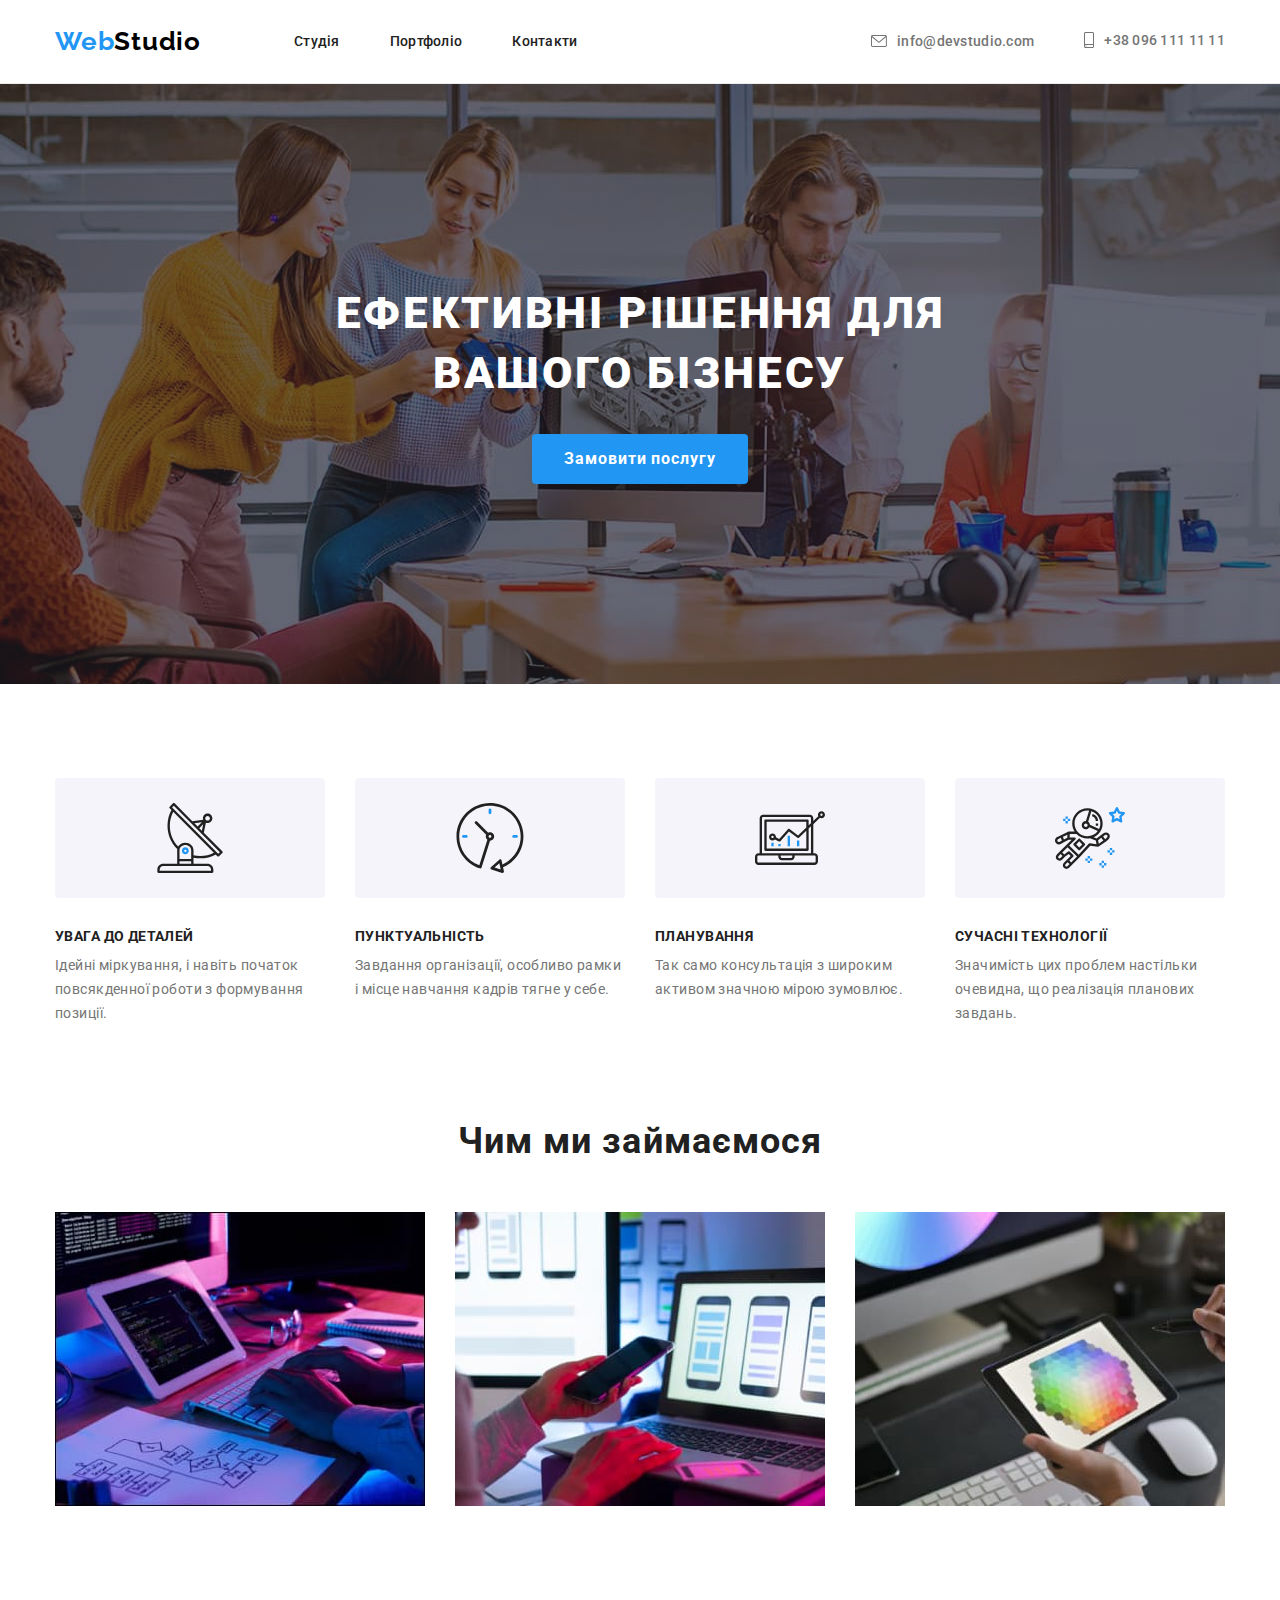
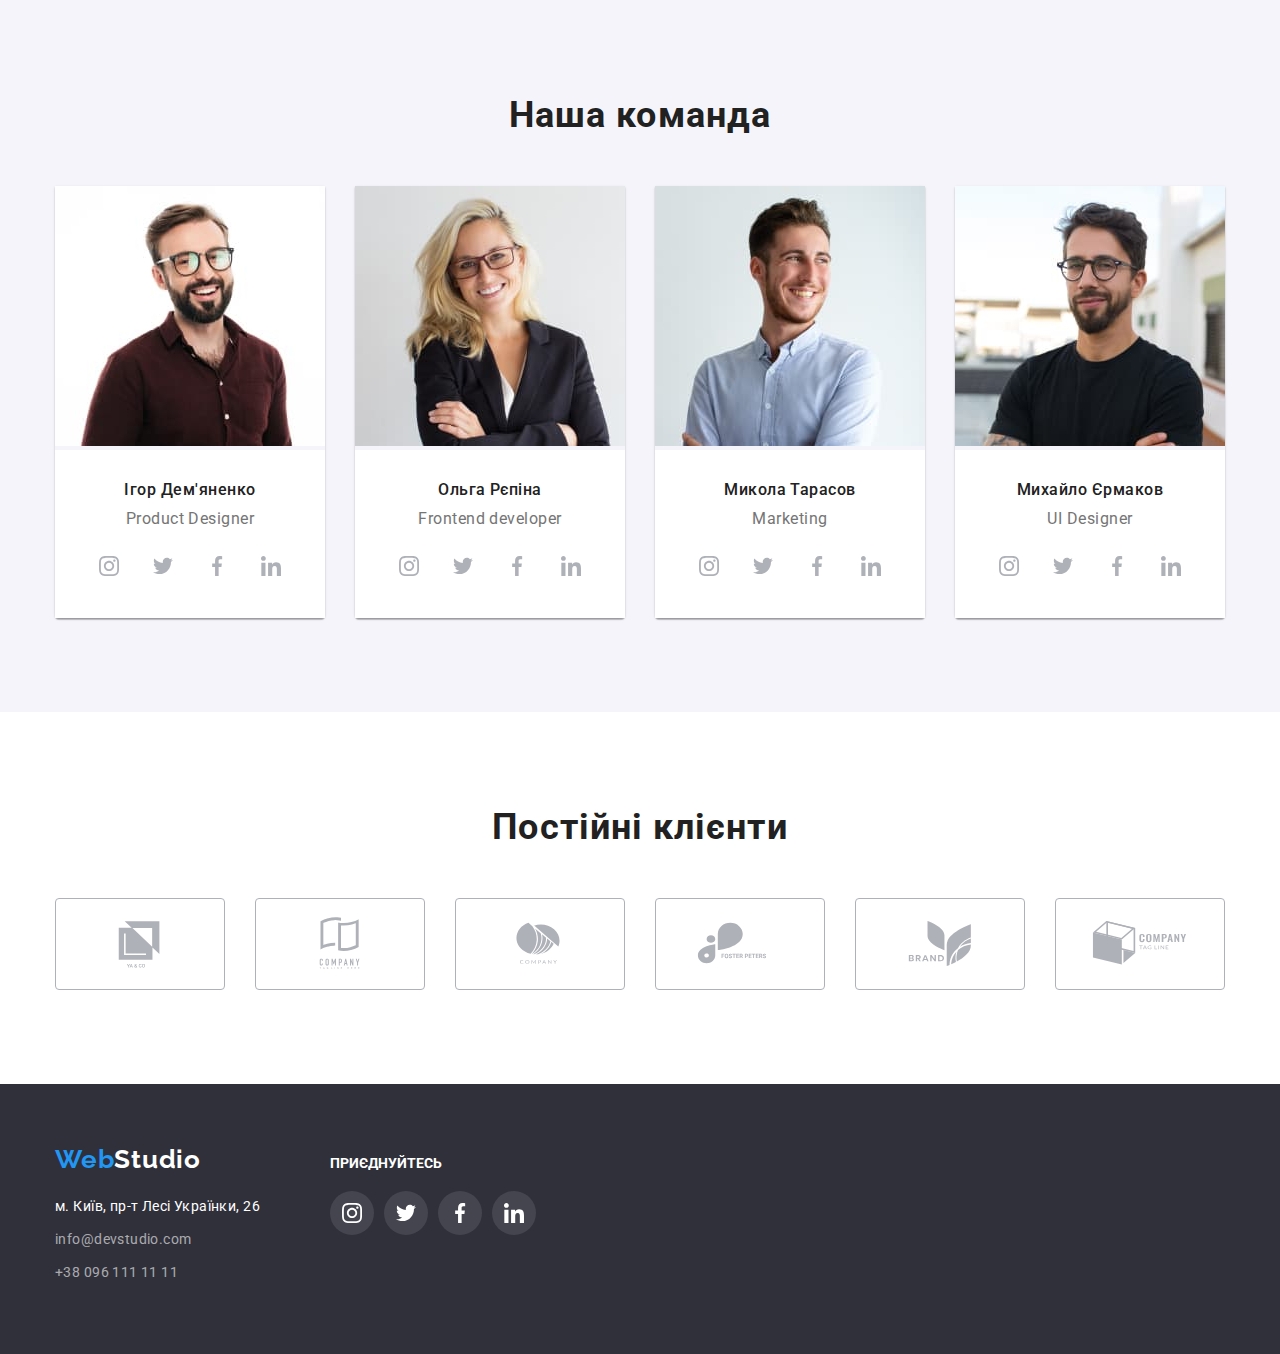
<file: index.html>
<!DOCTYPE html>
<html lang="uk">
<head>
    <meta charset="UTF-8">
    <meta http-equiv="X-UA-Compatible" content="IE=edge">
    <meta name="viewport" content="width=device-width, initial-scale=1.0">
    <title>Document</title>
    <link rel="preconnect" href="https://fonts.googleapis.com"> 
    <link rel="preconnect" href="https://fonts.gstatic.com" crossorigin> 
    <link href="https://fonts.googleapis.com/css2?family=Raleway:wght@700&family=Roboto:wght@400;500;700;900&display=swap" rel="stylesheet">
    <link rel="stylesheet" href="https://cdnjs.cloudflare.com/ajax/libs/modern-normalize/1.1.0/modern-normalize.min.css">
    <link rel="stylesheet" href="./css/styles.css"/>
</head>
<body>
    <header class="page-header">
        <div class="container div-nav">
        <a class="logo-link" href="./index.html">Web<span class="logo-header">Studio</span></a>
        <nav class="nav">
        <ul class="site-nav list">
            <li class="item"><a class="link-current" href="#">Студія</a></li>
            <li class="item"><a class="link-nav" href="./portfolio.html">Портфоліо</a></li>
            <li class="item"><a class="link-nav" href="#">Контакти</a></li>
        </ul>
        </nav>

        <ul class="auth-nav list">
            <li class="item">
                <a class="link" href="mail:info@devstudio.com">
                    <svg class="icon-mail" width="16" height="12">
                <use href="./images/mailandphone.svg#icon-envelope-2"></use>
                    </svg>
                    info@devstudio.com
                </a>
            </li>
            <li class="item">
                <a class="phone-number" href="tel:+380961111111">
                    <svg class="icon-phone" width="10" height="16">
                <use href="./images/mailandphone.svg#icon-smartphone-2"></use>
                    </svg>
                    +38 096 111 11 11
                </a>
        </ul>
        </div>
    </header>

    <main>
        <section class="hero">
            <div class="container">
            <h1 class="hero-title">Ефективні рішення для <br />вашого бізнесу</h1>
            <button class="btn-hero" type="button">Замовити послугу</button>
            </div>
        </section>

    <section class="section-feature">
        <div class="container">
        <h2 class="section-title visually-hidden">Наші переваги</h2>
        <ul class="feature-list">
            <li class="item">
                <a class="features-link">
                    <div class="features-div">
                    <svg class="features-icon" width="70" height="70">
                        <use href="./images/features-icons.svg#icon-antenna-2"></use>
                    </svg>
                    </div>
                </a>
                <h3 class="title">УВАГА ДО ДЕТАЛЕЙ</h3>
                <p class="text">
                    Ідейні міркування, і навіть початок повсякденної роботи з формування позиції.
                </p>
            </li>
            <li class="item">
                <a class="features-link">
                    <div class="features-div">
                    <svg class="features-icon" width="70" height="70">
                        <use href="./images/features-icons.svg#icon-clock-2"></use>
                    </svg>
                    </div>
                </a>
                <h3 class="title">ПУНКТУАЛЬНІСТЬ</h3>
                <p class="text">
                    Завдання організації, особливо рамки і місце навчання кадрів тягне у себе.
                </p>
            </li>
            <li class="item">
                <a class="features-link">
                    <div class="features-div">
                    <svg class="features-icon" width="70" height="70">
                        <use href="./images/features-icons.svg#icon-diagram-2"></use>
                    </svg>
                    </div>
                </a>
                <h3 class="title">ПЛАНУВАННЯ</h3>
                <p class="text">
                    Так само консультація з широким активом значною мірою зумовлює.
                </p>
            </li>
            <li class="item">
                <a class="features-link">
                    <div class="features-div">
                    <svg class="features-icon" width="70" height="70">
                        <use href="./images/features-icons.svg#icon-astronaut-2"></use>
                    </svg>
                    </div>
                </a>
                <h3 class="title">СУЧАСНІ ТЕХНОЛОГІЇ</h3>
                <p class="text">
                    Значимість цих проблем настільки очевидна, що реалізація планових завдань.
                </p>
            </li>
        </ul>
        </div>
    </section>

    <section class="section">
        <div class="container">
        <h3 class="section-title pic">Чим ми займаємося</h3>
        <ul class="section-pic">
            <li>
                <img class="img" src="./images/desktopdodatki.jpg" alt="десктопні додатки" width="370">
            </li>
            <li>
                <img class="img" src="./images/mobdodatki.jpg" alt="мобільні додатки" width="370">
            </li>
            <li>
                <img class="img" src="./images/design.jpg" alt="дизайнерські рішення" width="370">
            </li>
        </ul>
        </div>
    </section>

    <section class="section-team">
        <div class="container">
        <h3 class="section-title tm">Наша команда</h3>
        <ul class="team">
            <li class="border">
                <img class="pics" src="./images/productdesigner.jpg" alt="хлопець в окулярах" width="270">
                <div class="team-div">
                <h3 class="title-section">Ігор Дем'яненко</h3>
                <p class="description">Product Designer</p>
                <ul class="team-social-list">
                    <li class="team-social-item">
                        <a class="team-social-lin lin" href="#">
                        <svg class="team-social-icon" width="20" height="20">
                            <use href="./images/icons.svg#icon-instagram"></use>
                        </svg>
                    </a>
                    </li>
                    <li class="team-social-item">
                        <a class="team-social-lin lin" href="#">
                        <svg class="team-social-icon" width="20" height="20">
                            <use href="./images/icons.svg#icon-twitter"></use>
                        </svg>
                    </a>
                    </li>
                    <li class="team-social-item">
                        <a class="team-social-lin lin" href="#">
                        <svg class="team-social-icon" width="20" height="20">
                            <use href="./images/icons.svg#icon-facebook"></use>
                        </svg>
                    </a>
                    </li>
                    <li class="team-social-item">
                        <a class="team-social-lin lin" href="#">
                        <svg class="team-social-icon" width="20" height="20">
                            <use href="./images/icons.svg#icon-linkedin"></use>
                        </svg>
                    </a>
                    </li>
                </ul>
            </li>
            <li class="border">
                <img class="pics" src="./images/frontend.jpg" alt="дівчина в окулярах" width="270">
                <div class="team-div">
                <h3 class="title-section">Ольга Рєпіна</h3>
                <p class="description">Frontend developer</p>
                <ul class="team-social-list">
                    <li class="team-social-item">
                        <a class="team-social-lin lin" href="#">
                        <svg class="team-social-icon" width="20" height="20">
                            <use href="./images/icons.svg#icon-instagram"></use>
                        </svg>
                    </a>
                    </li>
                    <li class="team-social-item">
                        <a class="team-social-lin lin" href="#">
                        <svg class="team-social-icon" width="20" height="20">
                            <use href="./images/icons.svg#icon-twitter"></use>
                        </svg>
                    </a>
                    </li>
                    <li class="team-social-item">
                        <a class="team-social-lin lin" href="#">
                        <svg class="team-social-icon" width="20" height="20">
                            <use href="./images/icons.svg#icon-facebook"></use>
                        </svg>
                    </a>
                    </li>
                    <li class="team-social-item">
                        <a class="team-social-lin lin" href="#">
                        <svg class="team-social-icon" width="20" height="20">
                            <use href="./images/icons.svg#icon-linkedin"></use>
                        </svg>
                    </a>
                    </li>
                </ul>
                </div>
            </li>
            <li class="border">
                <img class="pics" src="./images/marketing.jpg" alt="хлопець в сорочці" width="270">
                <div class="team-div">
                <h3 class="title-section">Микола Тарасов</h3>
                <p class="description">Marketing</p>
                <ul class="team-social-list">
                    <li class="team-social-item">
                        <a class="team-social-lin lin" href="#">
                        <svg class="team-social-icon" width="20" height="20">
                            <use href="./images/icons.svg#icon-instagram"></use>
                        </svg>
                    </a>
                    </li>
                    <li class="team-social-item">
                        <a class="team-social-lin lin" href="#">
                        <svg class="team-social-icon" width="20" height="20">
                            <use href="./images/icons.svg#icon-twitter"></use>
                        </svg>
                    </a>
                    </li>
                    <li class="team-social-item">
                        <a class="team-social-lin lin" href="#">
                        <svg class="team-social-icon" width="20" height="20">
                            <use href="./images/icons.svg#icon-facebook"></use>
                        </svg>
                    </a>
                    </li>
                    <li class="team-social-item">
                        <a class="team-social-lin lin" href="#">
                        <svg class="team-social-icon" width="20" height="20">
                            <use href="./images/icons.svg#icon-linkedin"></use>
                        </svg>
                    </a>
                    </li>
                </ul>
                </div>
            </li>
            <li class="border">
                <img class="pics" src="./images/uidesigner.jpg" alt="хлопець в чорній футболці" width="270">
                <div class="team-div">
                <h3 class="title-section">Михайло Єрмаков</h3>
                <p class="description">UI Designer</p>
                <ul class="team-social-list">
                    <li class="team-social-item">
                        <a class="team-social-lin lin" href="#">
                        <svg class="team-social-icon" width="20" height="20">
                            <use href="./images/icons.svg#icon-instagram"></use>
                        </svg>
                    </a>
                    </li>
                    <li class="team-social-item">
                        <a class="team-social-lin lin" href="#">
                        <svg class="team-social-icon" width="20" height="20">
                            <use href="./images/icons.svg#icon-twitter"></use>
                        </svg>
                    </a>
                    </li>
                    <li class="team-social-item">
                        <a class="team-social-lin lin" href="#">
                        <svg class="team-social-icon" width="20" height="20">
                            <use href="./images/icons.svg#icon-facebook"></use>
                        </svg>
                    </a>
                    </li>
                    <li class="team-social-item">
                        <a class="team-social-lin lin" href="#">
                        <svg class="team-social-icon" width="20" height="20">
                            <use href="./images/icons.svg#icon-linkedin"></use>
                        </svg>
                    </a>
                    </li>
                </ul>
                </div>
            </li>
        </ul>
        </div>
    </section>

    <section class="section">
        <div class="container">
            <h3 class="section-title">Постійні клієнти</h3>
            <ul class="company-logo-list">
                <li class="company-logo-item">
                    <a class="company-link" href="#">
                        <svg class="company-logo" width="106" height="60">
                            <use href="./images/logo-icons.svg#icon-Logo1"></use>
                        </svg>
                    </a>
                </li>
                <li class="company-logo-item">
                    <a class="company-link" href="#">
                        <svg class="company-logo" width="106" height="60">
                            <use href="./images/logo-icons.svg#icon-Logo2"></use>
                        </svg>
                    </a>
                </li>
                <li class="company-logo-item">
                    <a class="company-link" href="#">
                        <svg class="company-logo" width="106" height="60">
                            <use href="./images/logo-icons.svg#icon-Logo3"></use>
                        </svg>
                    </a>
                </li>
                <li class="company-logo-item">
                    <a class="company-link" href="#">
                        <svg class="company-logo" width="106" height="60">
                            <use href="./images/logo-icons.svg#icon-Logo4"></use>
                        </svg>
                    </a>
                </li>
                <li class="company-logo-item">
                    <a class="company-link" href="#">
                        <svg class="company-logo" width="106" height="60">
                            <use href="./images/logo-icons.svg#icon-Logo5"></use>
                        </svg>
                    </a>
                </li>
                <li class="company-logo-item">
                    <a class="company-link" href="#">
                        <svg class="company-logo" width="106" height="60">
                            <use href="./images/logo-icons.svg#icon-Logo6"></use>
                        </svg>
                    </a>
                </li>
            </ul>
        </div>
    </section>
    </main>

    <footer class="footer">
        <div class="container-footer">
            <div>
        <a class="logo-link ftr" href="./index.html">Web<span class="logo-header">Studio</span></a>
            <address>
                <ul class="footer-info">
                    <li class="li-footer">
                        <a class="address" href="https://goo.gl/maps/BGWKS7fLDJxbkm2K9" target="_blank" rel="no opew">м. Київ, пр-т Лесі Українки, 26</a>
                    </li>
                    <li class="li-footer">
                        <a class="mail" href="mail:info@devstudio.com">info@devstudio.com</a>
                    </li>
                    <li class="li-footer">
                        <a class="phone" href="tel:+380961111111">+38 096 111 11 11</a>
                    </li>
                </ul>
            </address>
            </div>
        <div class="soc-footer">
            <span class="soc-title">Приєднуйтесь</span>
            <ul class="soc-footer-list">
                <li class="soc-footer-item">
                    <a class="soc-footer-link" href="#">
                        <svg class="footer-icon" width="20" height="20">
                            <use href="./images/icons.svg#icon-instagram"></use>
                        </svg>
                    </a>
                </li>
                <li class="soc-footer-item">
                    <a class="soc-footer-link" href="#">
                        <svg class="footer-icon" width="20" height="20">
                            <use href="./images/icons.svg#icon-twitter"></use>
                        </svg>
                    </a>
                </li>
                <li class="soc-footer-item">
                    <a class="soc-footer-link" href="#">
                        <svg class="footer-icon" width="20" height="20">
                            <use href="./images/icons.svg#icon-facebook"></use>
                        </svg>
                    </a>
                </li>
                <li class="soc-footer-item">
                    <a class="soc-footer-link" href="#">
                        <svg class="footer-icon" width="20" height="20">
                            <use href="./images/icons.svg#icon-linkedin"></use>
                        </svg>
                    </a>
                </li>
            </ul>
        </div>
    </footer>
</body>
</html>
</file>
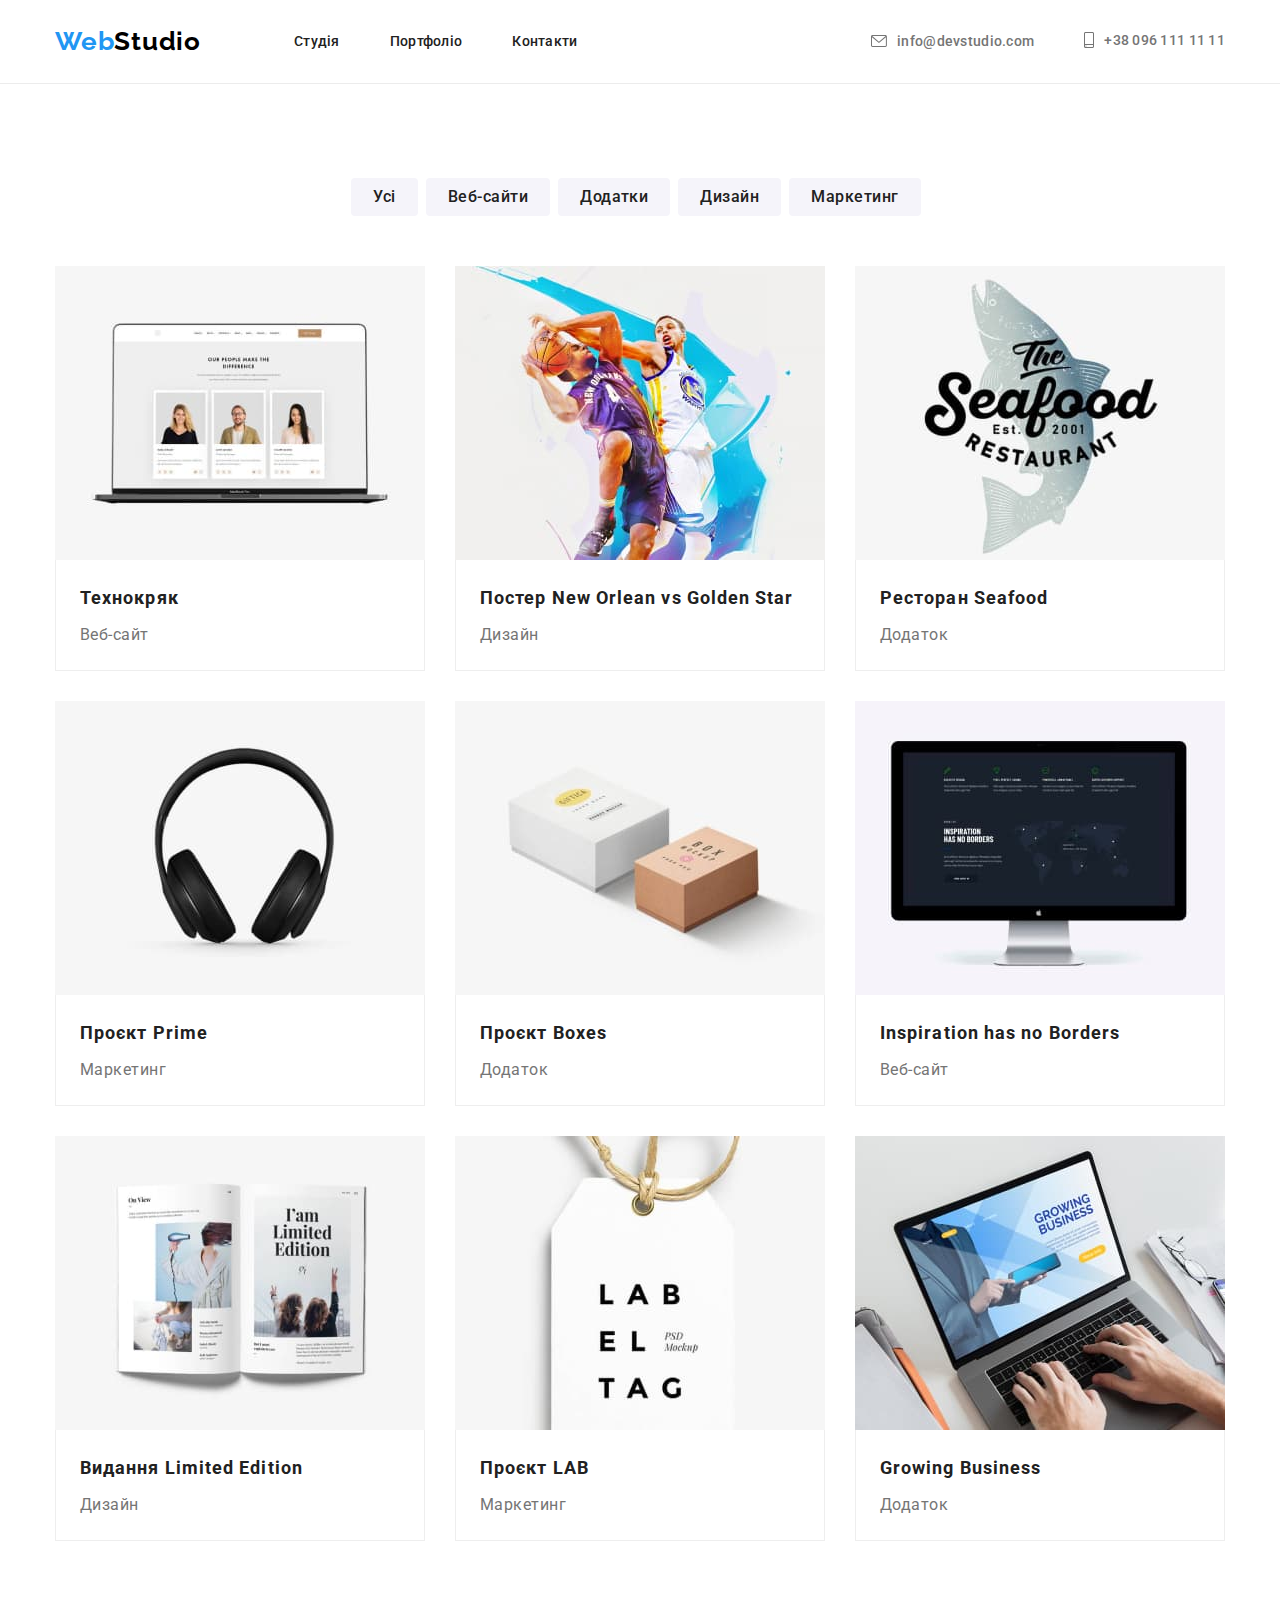
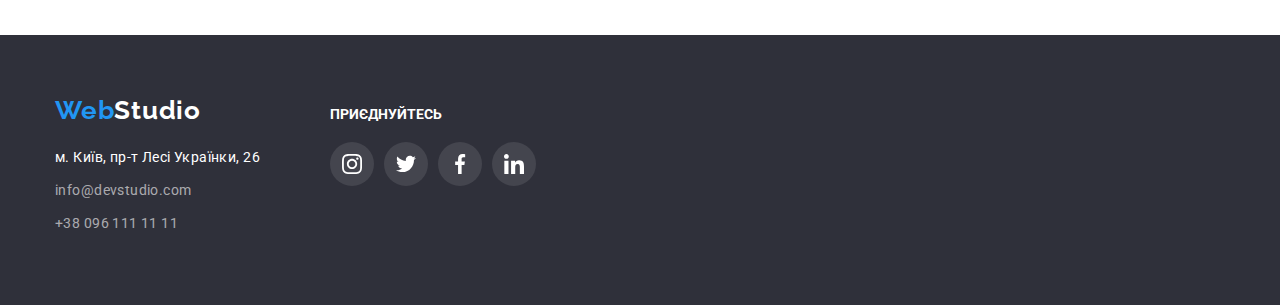
<file: portfolio.html>
<!DOCTYPE html>
<html lang="uk">
<head>
    <meta charset="UTF-8">
    <meta http-equiv="X-UA-Compatible" content="IE=edge">
    <meta name="viewport" content="width=device-width, initial-scale=1.0">
    <title>Document</title>
    <link rel="preconnect" href="https://fonts.googleapis.com"> 
    <link rel="preconnect" href="https://fonts.gstatic.com" crossorigin> 
    <link href="https://fonts.googleapis.com/css2?family=Raleway:wght@700&family=Roboto:wght@400;500;700;900&display=swap" rel="stylesheet">
    <link rel="stylesheet" href="https://cdnjs.cloudflare.com/ajax/libs/modern-normalize/1.1.0/modern-normalize.min.css">
    <link rel="stylesheet" href="./css/styles.css" />
</head>
<body>
    <header class="page-header">
        <div class="container div-nav">
        <a class="logo-link" href="./index.html">Web<span class="logo-header">Studio</span></a>
        <nav class="nav">
        <ul class="site-nav list">
            <li class="item"><a class="link-nav" href="./index.html">Студія</a></li>
            <li class="item"><a class="link-current" href="./portfolio.html">Портфоліо</a></li>
            <li class="item"><a class="link-nav" href="#">Контакти</a></li>
        </ul>
        </nav>

        <ul class="auth-nav list">
            <li class="item">
                <a class="link" href="mail:info@devstudio.com">
                    <svg class="icon-mail" width="16" height="12">
                <use href="./images/mailandphone.svg#icon-envelope-2"></use>
                    </svg>
                    info@devstudio.com
                </a>
            </li>
            <li class="item">
                <a class="phone-number" href="tel:+380961111111">
                    <svg class="icon-phone" width="10" height="16">
                <use href="./images/mailandphone.svg#icon-smartphone-2"></use>
                    </svg>
                    +38 096 111 11 11
                </a>
        </ul>
        </div>
    </header>

    <main>
    <section class="section">
        <div class="container">
        <h1 class="visually-hidden">Портфоліо</h1>
        <ul class="btn-list">
            <li><button class="button-nav" type="button">Усі</button></li>
            <li><button class="button-nav" type="button">Веб-сайти</button></li>
            <li><button class="button-nav" type="button">Додатки</button></li>
            <li><button class="button-nav" type="button">Дизайн</button></li>
            <li><button class="button-nav" type="button">Маркетинг</button></li>
        </ul>
        
        <ul class="flex-container">
            <li class="flex-element">

                <a class="pic-link" href="#">
                    <img class="pic-img" src="./images/technologii.jpg" alt="зображення людей в макбуку" width="370">
                        <div class="footer-div">
                            <h2 class="sub-title">Технокряк</h2>
                                <p class="content">Веб-сайт</p>
                        </div>
                </a>
            </li>
            <li class="flex-element">
                <a class="pic-link" href="#">
                    <img class="pic-img" src="./images/posterneworlean.jpg" alt="постер новий орлеан" width="370">
                        <div class="footer-div">
                            <h2 class="sub-title">Постер New Orlean vs Golden Star</h2>
                                <p class="content">Дизайн</p>
                        </div>
                </a>
            </li>
            <li class="flex-element">
                <a class="pic-link" href="#">
                    <img class="pic-img" src="./images/seafood.jpg" alt="ресторан сі фуд" width="370">
                        <div class="footer-div">
                            <h2 class="sub-title">Ресторан Seafood</h2>
                                <p class="content">Додаток</p>
                        </div>
                </a>
            </li>
            <li class="flex-element">
                <a class="pic-link" href="#">
                    <img class="pic-img" src="./images/projectprime.jpg" alt="проект прайм" width="370">
                        <div class="footer-div">
                            <h2 class="sub-title">Проєкт Prime</h2>
                                <p class="content">Маркетинг</p>
                        </div>
                </a>
            </li>
            <li class="flex-element">
                <a class="pic-link" href="#">
                    <img class="pic-img" src="./images/projectboxes.jpg" alt="проект боксес" width="370">
                        <div class="footer-div">
                            <h2 class="sub-title">Проєкт Boxes</h2>
                                <p class="content">Додаток</p>
                        </div>
                </a>
            </li>
            <li class="flex-element">
                <a class="pic-link" href="#">
                    <img class="pic-img" src="./images/inspiration.jpg" alt="інспірація без обмежень" width="370">
                        <div class="footer-div">
                            <h2 class="sub-title">Inspiration has no Borders</h2>
                                <p class="content">Веб-сайт</p>
                        </div>
                </a>
            </li>
            <li class="flex-element">
                <a class="pic-link" href="#">
                    <img class="pic-img" src="./images/limitededition.jpg" alt="лімітед едішн" width="370">
                        <div class="footer-div">
                            <h2 class="sub-title">Видання Limited Edition</h2>
                                <p class="content">Дизайн</p>
                        </div>
                </a>
            </li>
            <li class="flex-element">
                <a class="pic-link" href="#">
                    <img class="pic-img" src="./images/projectlab.jpg" alt="проект лаб" width="370">
                        <div class="footer-div">
                            <h2 class="sub-title">Проєкт LAB</h2>
                                <p class="content">Маркетинг</p>
                        </div>
                </a>
            </li>
            <li class="flex-element">
                <a class="pic-link" href="#">
                    <img class="pic-img" src="./images/growingbusiness.jpg" alt="зростаючий бізнес" width="370">
                        <div class="footer-div">
                            <h2 class="sub-title">Growing Business</h2>
                                <p class="content">Додаток</p>
                        </div>
                </a>
            </li>
        </ul>
        </div>
    </section>
    </main>
    <footer class="footer">
        <div class="container-footer">
            <div>
        <a class="logo-link ftr" href="./index.html">Web<span class="logo-header">Studio</span></a>
            <address>
                <ul class="footer-info">
                    <li class="li-footer">
                        <a class="address" href="https://goo.gl/maps/BGWKS7fLDJxbkm2K9" target="_blank" rel="no opew">м. Київ, пр-т Лесі Українки, 26</a>
                    </li>
                    <li class="li-footer">
                        <a class="mail" href="mail:info@devstudio.com">info@devstudio.com</a>
                    </li>
                    <li class="li-footer">
                        <a class="phone" href="tel:+380961111111">+38 096 111 11 11</a>
                    </li>
                </ul>
            </address>
            </div>
        <div class="soc-footer">
            <span class="soc-title">Приєднуйтесь</span>
            <ul class="soc-footer-list">
                <li class="soc-footer-item">
                    <a class="soc-footer-link" href="#">
                        <svg class="footer-icon" width="20" height="20">
                            <use href="./images/icons.svg#icon-instagram"></use>
                        </svg>
                    </a>
                </li>
                <li class="soc-footer-item">
                    <a class="soc-footer-link" href="#">
                        <svg class="footer-icon" width="20" height="20">
                            <use href="./images/icons.svg#icon-twitter"></use>
                        </svg>
                    </a>
                </li>
                <li class="soc-footer-item">
                    <a class="soc-footer-link" href="#">
                        <svg class="footer-icon" width="20" height="20">
                            <use href="./images/icons.svg#icon-facebook"></use>
                        </svg>
                    </a>
                </li>
                <li class="soc-footer-item">
                    <a class="soc-footer-link" href="#">
                        <svg class="footer-icon" width="20" height="20">
                            <use href="./images/icons.svg#icon-linkedin"></use>
                        </svg>
                    </a>
                </li>
            </ul>
        </div>
    </footer>
</body>
</html>
</file>
<file: css/styles.css>
body{
    font-family: 'Roboto', sans-serif;
    background-color: #FFFFFF;
}

ul {
    list-style: none;
    margin: 0;
    padding: 0;
}
h1, 
h2, 
h3, 
p { 
    margin: 0; 
}


.div-nav{
    display: flex;
    align-items: center;
}
.section{
    padding-top: 94px;
    padding-bottom: 94px;
}

    /* Основний колір #212121; */
    /* Другорядний колір #757575; */
    /* Білий #FFFFFF */
    /* Акцент #2196F3 */
    /* Footer rgba(255, 255, 255, 0.6); */
    /* Background color #2F303A */
    /* Background color white - #F5F5F5; */
    /* Background color grey - #F5F4FA */



/* ------------------------- Page Header ------------------------- */

/*               Site nav             */
.page-header{
    border-bottom: 1px solid #ECECEC;
}
.logo-link{
    display: block;
}
.logo-link{
    color:#2196F3;
    font-family: Raleway;
    font-weight: 700;
    font-size: 26px;
    line-height: 1.1923;
    letter-spacing: 0.03em;
    text-decoration: none;
}
.logo-header{
    color:#000000;
}
.link-current{
    color: #212121;
}
.container{
    padding-left: 15px;
    padding-right: 15px;
    margin-left: auto;
    margin-right: auto;
    width: 1200px;
}
.conteiner:nth-child(3) {
    background-color: #F5F4FA;
}
.nav{
    margin-left: 93px;
}
.site-nav{
    display: flex;
}
.list{
    padding-left: 0;
}
.site-nav .item{
    margin-right: 50px;
}
.site-nav .link{
    display: block;
    padding-top: 21px;
    padding-bottom: 21px;
}
.site-nav .item:last-child{
    margin-right: 0;
}
.site-nav .link-current{
    text-decoration: none;
}
.link-current:hover, 
.link-current:focus{
    color: #2196F3;
}
.link-current{
    display: block;
    padding-top: 32px;
    padding-bottom: 32px;
    font-weight: 500;
    font-size: 14px;
    line-height: 1.1428;
    letter-spacing: 0.02em;
}
.link-nav:hover,
.link-nav:focus{
    color: #2196F3;
}
.link-nav{
    display: block;
    padding-top: 32px;
    padding-bottom: 32px;
    color: #212121;
    font-weight: 500;
    font-size: 14px;
    line-height: 1.1428;
    letter-spacing: 0.02em;
    text-decoration: none;
}

/* ----------------------------- Auth-nav ------------------------ */
.auth-nav{
    margin: 0;
}
.auth-nav{
    display: flex;
    margin-left: auto;
}
.auth-nav .item + .item{
    margin-left: 50px;
}
.link{
    text-decoration: none;
}
.link{
    display: flex;
    align-items: center;
    padding-top: 32px;
    padding-bottom: 32px;
    color:#757575;
    font-weight: 500;
    font-size: 14px;
    line-height: 1.3333;
    letter-spacing: 0.02em;
}
.link:hover,
.link:focus{
    color: #2196F3;
}
.icon-mail{
    margin-right: 10px;
}
.icon-mail{
    fill: currentColor;
}
.icon-mail:hover{
    color: #2196F3;
}
.phone-number{
    text-decoration: none;
}
.phone-number{
    display: flex;
    align-items: center;
    padding-top: 32px;
    padding-bottom: 32px;
    font-weight: 500;
    font-size: 14px;
    line-height: 1.1428;
    letter-spacing: 0.02em;
    color: #757575;
}
.phone-number:hover,
.phone-number:focus{
    color: #2196F3;
}
.icon-phone{
    align-items: center;
    margin-right: 10px;
}
.icon-phone{
    fill: currentColor;
}
.icon-phone:hover{
    color: #2196F3;
}

/*------------------------------- Hero --------------------------  */
.hero{
    text-align: center;
    background-color: #2F303A;
    padding-top: 200px;
    padding-bottom: 200px;
    height: 600px;
    max-width: 1600px;
    margin-left: auto;
    margin-right: auto;
    background-image: linear-gradient(
        to right,
    rgba(47, 48, 58, 0.4),
    rgba(47, 48, 58, 0.4)
    ),
        url("../images/backgroundhero.jpg");
    background-repeat: no-repeat;
    background-position: center;
    background-size: cover;
}

.hero-title{
    margin-top: 0;
    margin-bottom: 30px;
    color: #FFFFFF;
    font-weight: 900;
    font-size: 44px;
    line-height: 1.3636;
    letter-spacing: 0.06em;
    text-transform: uppercase;
}
.btn-hero:hover,
.btn-hero:focus{
    box-shadow: 0px 4px 4px rgba(0, 0, 0, 0.15);
    color: #FFFFFF;
}

.btn-hero{
    border: none;
    padding: 10px 32px;
    margin: 0 auto;
    color: #FFFFFF;
    background-color: #2196F3;
    border-radius: 4px;
    font-family: inherit;
    font-weight: 700;
    font-size: 16px;
    line-height: 1.875;
    display: block;
    letter-spacing: 0.06em;
    cursor: pointer;
}

/*-------------------------- Section --------------------------- */
.visually-hidden{
    position: absolute;
    width: 1px;
    height: 1px;
    margin: -1px;
    border: 0;
    padding: 0;
    white-space: nowrap;
    clip-path: inset(100%);
    clip: rect(0 0 0 0);
    overflow: hidden;
}

.section-title{
    margin-top: 0;
    margin-bottom: 50px;
    color: #212121;
    font-size: 36px;
    line-height: 1.1666;
    text-align: center;
    letter-spacing: 0.03em;
}

/* --------------------------- Features --------------------------- */
.section-feature{
    padding-top: 94px;
    padding-bottom: 0;
}
.feature-list{
    display: flex;
    padding-left: 0;
    margin-top: 0;
}
.feature-list .title{
    margin-top: 0;
    margin-bottom: 10px;
    color: #212121;
    font-weight: 700;
    font-size: 14px;
    line-height: 1.1428;
    letter-spacing: 0.03em;
    text-transform: uppercase;
}
.feature-list .item{
    width: 270px;
    margin-top: 0;
    margin-right: 30px;
}
.feature-list .item:last-child{
    margin-right: 0;
}
.feature-list .text{
    margin-top: 0;
    margin-bottom: 0;
    color:#757575;
    font-weight: 400;
    font-size: 14px;
    line-height: 1.7142;
    letter-spacing: 0.03em;
}
/* .features-link {
    width: 270px;
    height: 120px;
    background-color: #F5F4FA;
    display: flex;
    align-items: center;
    justify-content: center;
    color: #AFB1B8;
    margin-bottom: 30px;
    border-radius: 4px;
    cursor: pointer;
} */
.features-div{
    width: 270px;
    height: 120px;
    background-color: #F5F4FA;
    display: flex;
    align-items: center;
    justify-content: center;
    color: #AFB1B8;
    margin-bottom: 30px;
    border-radius: 4px;
    cursor: pointer;
}
.features-icon{
    fill: currentColor;
}
/* .features-link:hover{
    background-color: #2196F3;
} */
/*----------------------------- Section pic ---------------------- */
.section-title .pic{
    margin-top: 0;
    margin-bottom: 0;
}
.img{
    display: block;
}
.section-pic{
    margin-top: 0;
    display: flex;
    gap: 30px;
    padding-left: 0;
}
/* ----------------------- Section-title Team -------------------- */
.section-team{
    background-color: #F5F4FA;
    padding-top: 94px;
    padding-bottom: 94px;
}
.section-title .tm{
    text-align: center;
}
.team{
    display: flex;
    gap: 30px;
}
.border{
    box-shadow: 0px 1px 3px rgba(0, 0, 0, 0.12), 0px 1px 1px rgba(0, 0, 0, 0.14), 0px 2px 1px rgba(0, 0, 0, 0.2);
    border-radius: 0px 0px 4px 4px;
}
.team-div{
    padding-top: 30px;
    padding-bottom: 30px;
    background-color: #FFFFFF;
}
.title-section{
    margin-top: 0;
    margin-bottom: 10px;
    color: #212121;
    font-weight: 500;
    font-size: 16px;
    line-height: 1.1875;
    text-align: center;
    letter-spacing: 0.03em;
}
.description{
    margin-top: 0;
    margin-bottom: 16px;
    color: #757575;
    font-weight: 400;
    font-size: 16px;
    line-height: 1.1875;
    text-align: center;
    letter-spacing: 0.03em;
}
.team-social-list {
    display: flex;
    justify-content: center;
    gap: 10px;
}
.team-social-item {
    width: 44px;
    height: 44px;
}
.team-social-lin {
    width: 100%;
    height: 100%;
    background-color: #FFFFFF;
    border-radius: 50%;
    display: flex;
    align-items: center;
    justify-content: center;
    color: #AFB1B8;
}
.team-social-icon{
    fill: currentColor;
}
.team-social-lin:hover,
.team-social-lin:focus{
    background-color: #2196F3;
    color: #FFFFFF;
}

/* ------------------------- Постійні клієнти --------------------- */
.company-logo-list{
    display: flex;
    justify-content: center;
    gap: 30px;
}
.company-logo-item{
    width: 170px;
    height: 92px;
}
.company-link{
    width: 100%;
    height: 100%;
    background-color: #FFFFFF;
    border: 1px solid #AFB1B8;
    border-radius: 4px;
    display: flex;
    align-items: center;
    justify-content: center;
    color: #AFB1B8;
}
.company-logo{
    fill: currentColor;
}
.company-link:hover,
.company-link:focus{
    border-color: #2196F3;
    color: #2196F3;
}
/* ----------------------------- Footer ---------------------------- */
.footer{
    background-color: #2F303A;
    font-style: none;
    padding-top: 60px;
    padding-bottom: 60px;
}
.container-footer{
    display: flex;
    align-items: baseline;
    padding-left: 15px;
    padding-right: 15px;
    margin-left: auto;
    margin-right: auto;
    width: 1200px;
}
.logo-link.ftr{
    display: block;
    margin-bottom: 20px;
}
.footer .logo-header{
    color: #FFFFFF;
}
.li-footer{
    margin-bottom: 9px;
}
.address{
    color: #FFFFFF;
    font-weight: 400;
    font-size: 14px;
    font-style: normal;
    line-height: 1.7142;
    letter-spacing: 0.03em;
    text-decoration: none;
}
.mail:hover,
.mail:focus{
    color: #2196F3;
}
.mail{
    font-style: none;
    font-weight: 400;
    font-size: 14px;
    font-style: normal;
    line-height: 1.7142;
    letter-spacing: 0.03em;
    color: #FFFFFF99;
    text-decoration: none;
}
.phone:hover,
.phone:focus{
    color: #2196F3;
}
.phone{
    font-weight: 400;
    font-size: 14px;
    font-style: normal;
    line-height: 1.7142;
    letter-spacing: 0.03em;
    color: #FFFFFF99;
    text-decoration: none;
}
.soc-footer{
    margin-left: 70px;
}
.soc-title{
    font-style: normal;
    font-weight: 700;
    font-size: 14px;
    line-height: 1.1428;
    text-transform: uppercase;
    color: #FFFFFF;
    margin-bottom: 20px;
    display: block;
}
.soc-footer-list{
    display: flex;
    justify-content: center;
    gap: 10px;
}
.soc-footer-item{
    width: 44px;
    height: 44px;
}
.soc-footer-link{
    width: 100%;
    height: 100%;
    background-color: rgba(255, 255, 255, 0.1);;
    display: flex;
    align-items: center;
    justify-content: center;
    color: #FFFFFF;
    border-radius: 50%;
}
.footer-icon{
    fill: currentColor;
}
.soc-footer-link:hover,
.soc-footer-link:focus{
    background-color: #2196F3;
    color: #FFFFFF;
}
/*------------------------------ Портфоліо ------------------------ */
.btn-list{
    display: flex;
    margin-top: 0;
    margin-bottom: 50px;
    justify-content: center;
}

.button-nav:hover,
.button-nav:focus{
    box-shadow: 0px 3px 1px rgba(0, 0, 0, 0.1), 0px 1px 2px rgba(0, 0, 0, 0.08), 0px 2px 2px rgba(0, 0, 0, 0.12);
    background-color: #2196F3;
    color: #F5F4FA;
}

.button-nav{
    border: none;
    border-radius: 4px;
    padding: 6px 22px;
    margin-right: 8px;
    font-family: inherit;
    font-weight: 500;
    font-size: 16px;
    line-height: 1.625;
    text-align: center;
    letter-spacing: 0.03em;
    color: #212121;
    background: #F5F4FA;
    cursor: pointer;
}

/*------------------------------ Section -------------------------- */
* {
    box-sizing: border-box;
    text-decoration: none;
}
.flex-container{
    display: flex;
    flex-wrap: wrap;
    padding-left: 0;
}
.footer-div{
    border-right: 1px solid #EEEEEE;
    border-bottom: 1px solid #EEEEEE;
    border-left: 1px solid #EEEEEE;
    padding: 20px 24px;
}
.flex-element{
    text-align: left;
    width: 370px;
    margin-right: 30px;
    margin-bottom: 30px;
}
.flex-element:nth-last-child(-n + 3) {
    margin-bottom: 0;
}
.flex-element:nth-child(3n) {
    margin: 0;
}
.pic-link{
    display: block;
}
.pic-link:hover{
    box-shadow: 0px 1px 3px rgba(0, 0, 0, 0.12), 0px 1px 1px rgba(0, 0, 0, 0.14), 0px 2px 1px rgba(0, 0, 0, 0.2);
}
.pic-img{
    display: block;
    width: 100%;
    height: auto;
    margin-top: 0;
}
.sub-title{
    margin-bottom: 4px;
    font-size: 18px;
    line-height: 2;
    letter-spacing: 0.06em;
    color: #212121;
}
.content{
    padding-left: 0px;
    padding-right: 0px;
    margin: 0px;
    font-size: 16px;
    line-height: 1.875;
    letter-spacing: 0.03em;
    color: #757575;
}


/* .feature-list .item:nth-child(1):before{
    display: block;
    content: "";
    width: 70px;
    height: 70px;
    background-size: 270px 120px;
    outline: 1px solid red;
    background-image: url("../images/antenna.svg");
    border-radius: 4px;
    background-size: contain;
    background-repeat: no-repeat;
    background-position: center;
    margin-bottom: 30px;
}
.feature-list .item:nth-child(2):before{
    display: flex;
    content: "";
    width: 70px;
    height: 70px;
    background-size: 270px 120px;
    outline: 1px solid red;
    background-image: url("../images/clock.svg");
    border-radius: 4px;
    background-size: contain;
    background-repeat: no-repeat;
    background-position: center;
    margin-bottom: 30px;
}
.feature-list .item:nth-child(3):before{
    display: block;
    content: "";
    width: 70px;
    height: 70px;
    background-size: 270px 120px;
    outline: 1px solid red;
    background-image: url("../images/diagram.svg");
    border-radius: 4px;
    background-size: contain;
    background-repeat: no-repeat;
    background-position: center;
    margin-bottom: 30px;
}
.feature-list .item:nth-child(4):before{
    display: block;
    content: "";
    width: 70px;
    height: 70px;
    background-size: 270px 120px;
    outline: 1px solid red;
    background-image: url("../images/astronaut.svg");
    border-radius: 4px;
    background-size: contain;
    background-repeat: no-repeat;
    background-position: center;
    margin-bottom: 30px;
} */
</file>
